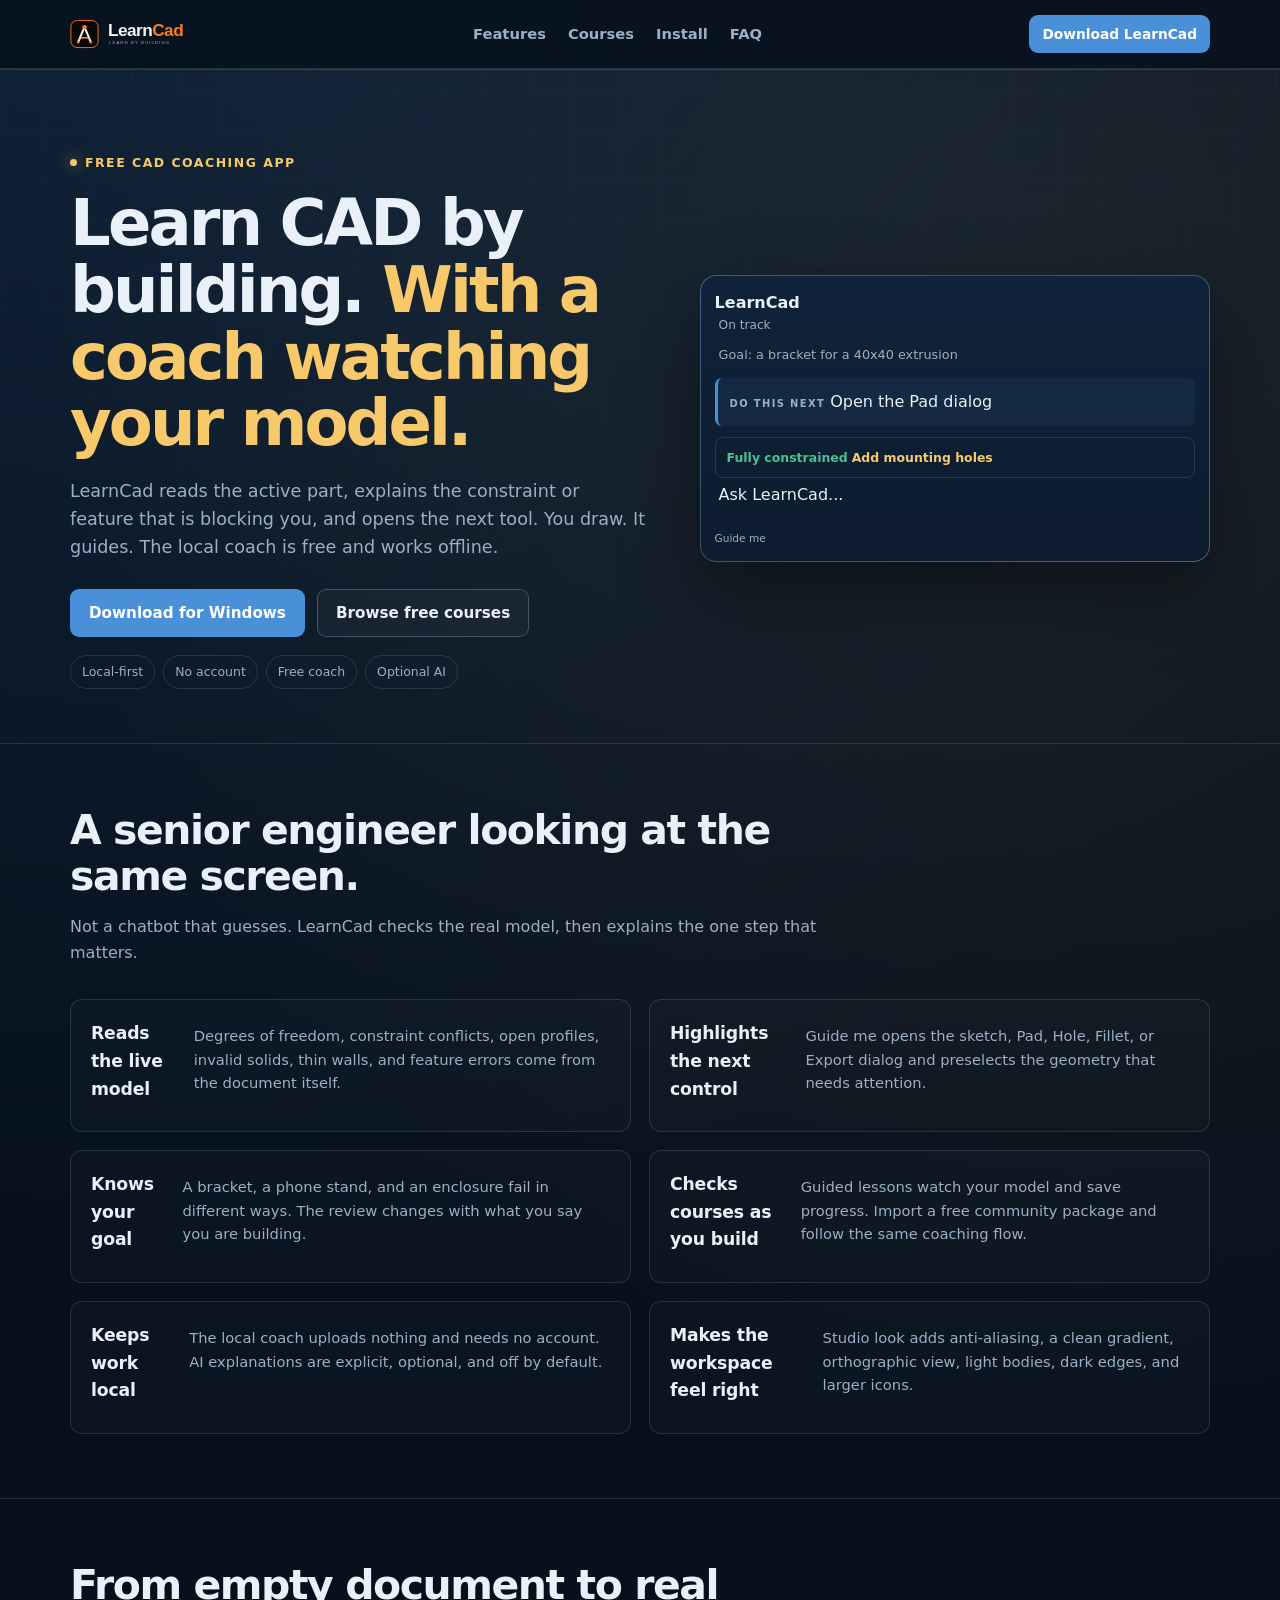
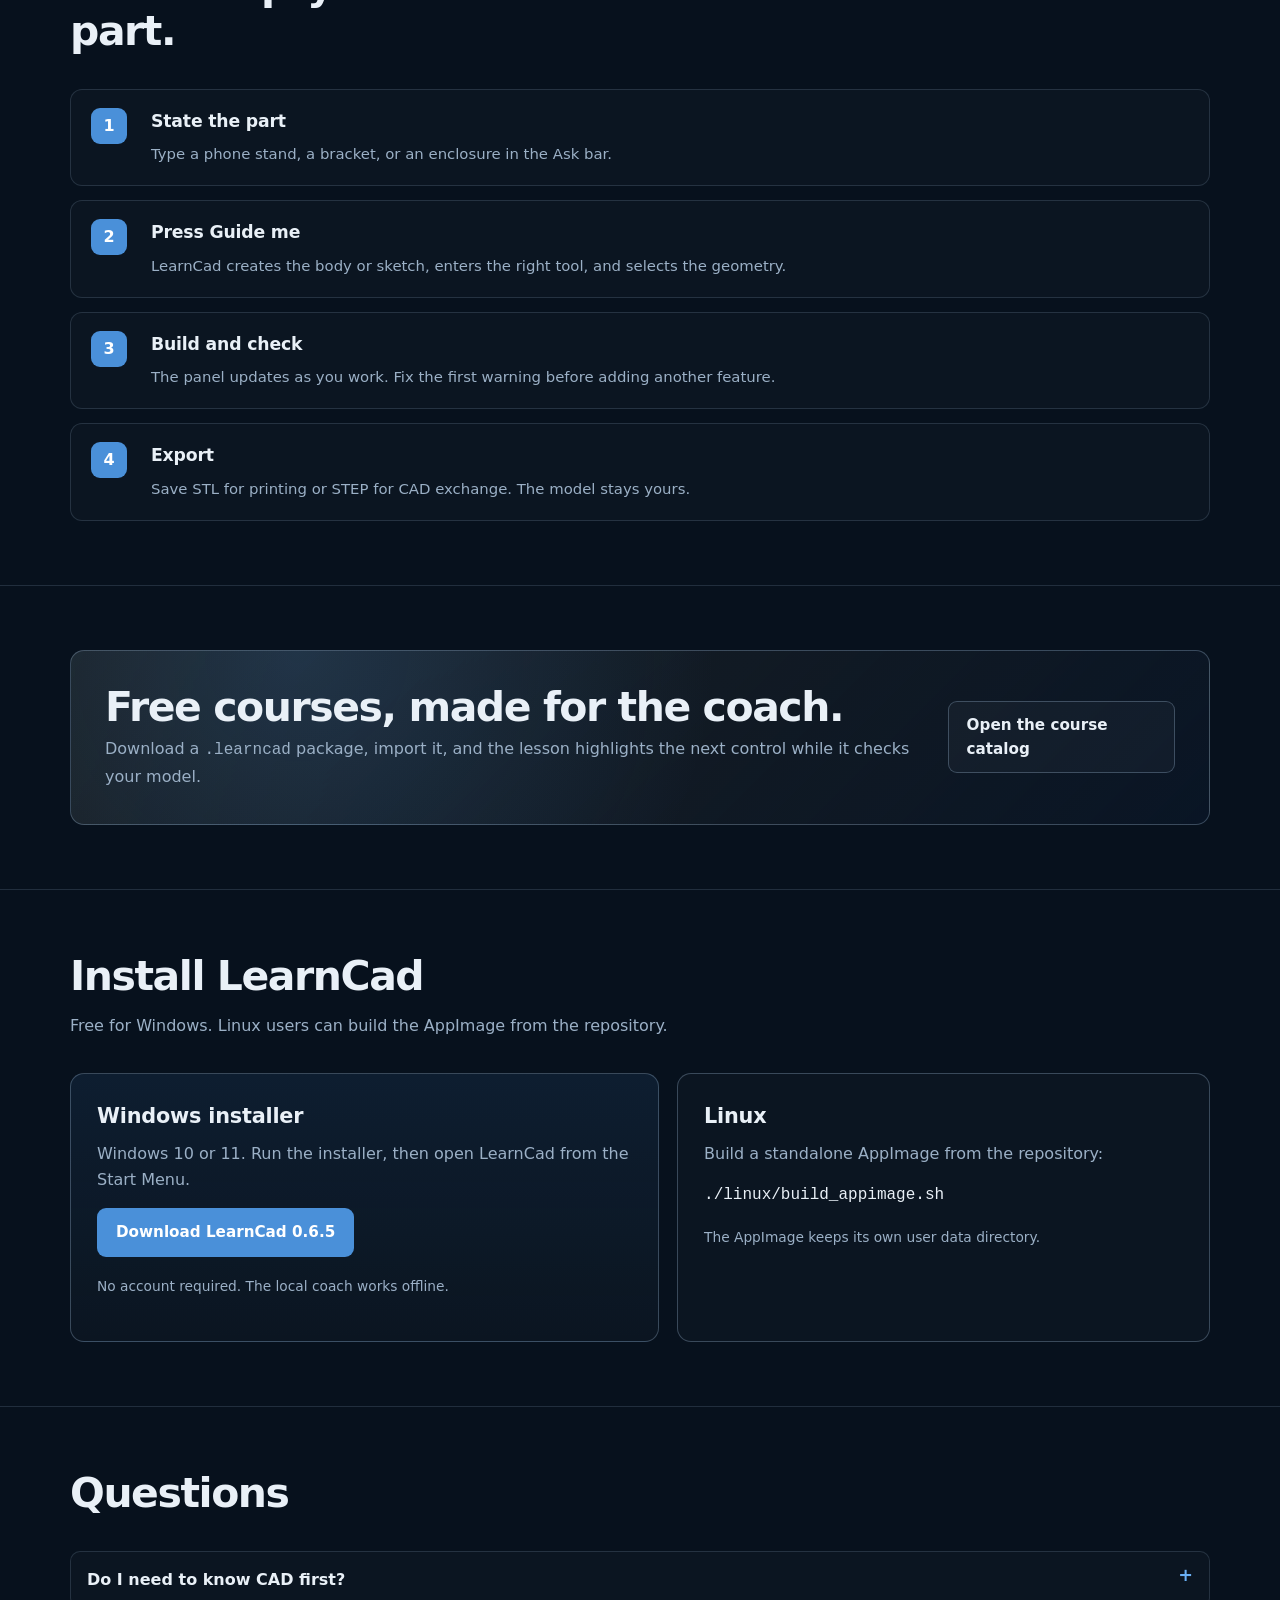
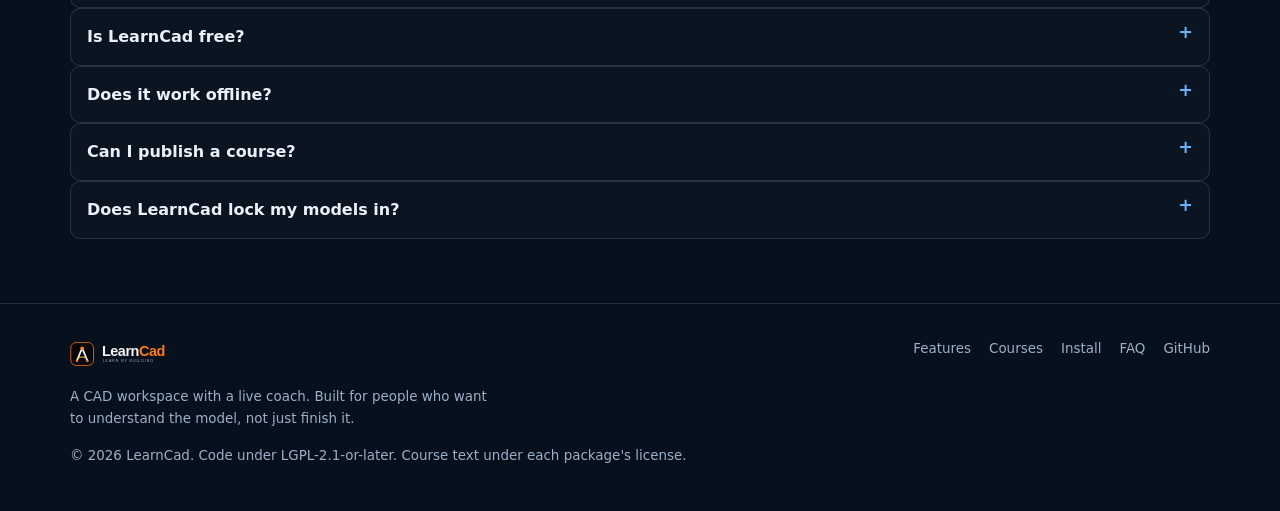
<file: site/index.html>
<!doctype html>
<html lang="en">
<head>
  <meta charset="utf-8">
  <meta name="viewport" content="width=device-width, initial-scale=1">
  <title>LearnCad | CAD coaching that watches your model</title>
  <meta name="description" content="LearnCad is a free CAD workspace with a live coach. It reads your model, explains the next step, highlights the tool, and checks your work while you build.">
  <meta name="robots" content="index,follow,max-image-preview:large">
  <meta name="theme-color" content="#07111d">
  <link rel="canonical" href="https://learncad.example.com/">
  <link rel="icon" href="assets/learncad.ico" sizes="any">
  <link rel="stylesheet" href="styles.css">

  <meta property="og:type" content="website">
  <meta property="og:site_name" content="LearnCad">
  <meta property="og:title" content="LearnCad | CAD coaching that watches your model">
  <meta property="og:description" content="A free CAD workspace with a live engineering coach. Build a real part, follow the highlighted control, and learn the review.">
  <meta property="og:url" content="https://learncad.example.com/">
  <meta property="og:image" content="https://learncad.example.com/assets/og-image.png">
  <meta name="twitter:card" content="summary_large_image">
  <meta name="twitter:title" content="LearnCad | CAD coaching that watches your model">
  <meta name="twitter:description" content="A free CAD workspace with a live engineering coach. Build a real part, follow the highlighted control, and learn the review.">
  <meta name="twitter:image" content="https://learncad.example.com/assets/og-image.png">

  <script type="application/ld+json">
  {
    "@context": "https://schema.org",
    "@type": "SoftwareApplication",
    "name": "LearnCad",
    "operatingSystem": "Windows 10, Windows 11, Linux",
    "applicationCategory": "DesignApplication",
    "applicationSubCategory": "CAD application",
    "softwareVersion": "0.6.5",
    "description": "A free CAD workspace with a live coach. It reads the active model, explains what is wrong, highlights the next control, and checks your work while you build.",
    "url": "https://learncad.example.com/",
    "downloadUrl": "https://learncad.example.com/downloads/LearnCad-Setup-0.6.5.exe",
    "screenshot": "https://learncad.example.com/assets/og-image.png",
    "offers": {
      "@type": "Offer",
      "price": "0",
      "priceCurrency": "USD"
    },
    "author": {
      "@type": "Organization",
      "name": "LearnCad",
      "url": "https://learncad.example.com/"
    }
  }
  </script>
</head>
<body>
  <a class="skip-link" href="#main">Skip to content</a>

  <header class="site-header">
    <div class="container nav">
      <a class="brand" href="index.html" aria-label="LearnCad home"><img class="brand-logo" src="assets/logo-horizontal.svg" alt="LearnCad"></a>
      <nav class="nav-links" id="navLinks" aria-label="Main">
        <a href="#features">Features</a>
        <a href="courses/">Courses</a>
        <a href="#install">Install</a>
        <a href="#faq">FAQ</a>
      </nav>
      <div class="nav-cta">
        <a class="btn btn-primary btn-small" href="downloads/LearnCad-Setup-0.6.5.exe" download>Download LearnCad</a>
      </div>
      <button class="nav-toggle" type="button" aria-expanded="false" aria-controls="navLinks">Menu</button>
    </div>
  </header>

  <main id="main">
    <section class="hero" aria-labelledby="hero-title">
      <div class="container hero-grid">
        <div>
          <div class="eyebrow">Free CAD coaching app</div>
          <h1 id="hero-title">Learn CAD by building. <span class="accent">With a coach watching your model.</span></h1>
          <p class="lead">LearnCad reads the active part, explains the constraint or feature that is blocking you, and opens the next tool. You draw. It guides. The local coach is free and works offline.</p>
          <div class="hero-actions">
            <a class="btn btn-primary" href="downloads/LearnCad-Setup-0.6.5.exe" download>Download for Windows</a>
            <a class="btn btn-secondary" href="courses/">Browse free courses</a>
          </div>
          <div class="pill-row">
            <span class="pill">Local-first</span>
            <span class="pill">No account</span>
            <span class="pill">Free coach</span>
            <span class="pill">Optional AI</span>
          </div>
        </div>
        <div class="mock" aria-hidden="true">
          <div class="mock-title">LearnCad</div>
          <div class="mock-status">On track</div>
          <div class="mock-goal">Goal: a bracket for a 40x40 extrusion</div>
          <div class="mock-next">
            <span class="mock-label">DO THIS NEXT</span>
            <span>Open the Pad dialog</span>
          </div>
          <div class="mock-notes">
            <span class="tag good">Fully constrained</span>
            <span class="tag warn">Add mounting holes</span>
          </div>
          <div class="mock-bar">Ask LearnCad...</div>
          <div class="mock-footer">Guide me</div>
        </div>
      </div>
    </section>

    <section class="section" id="features">
      <div class="container">
        <div class="section-head">
          <h2>A senior engineer looking at the same screen.</h2>
          <p>Not a chatbot that guesses. LearnCad checks the real model, then explains the one step that matters.</p>
        </div>
        <div class="feature-grid">
          <article class="feature">
            <h3>Reads the live model</h3>
            <p>Degrees of freedom, constraint conflicts, open profiles, invalid solids, thin walls, and feature errors come from the document itself.</p>
          </article>
          <article class="feature">
            <h3>Highlights the next control</h3>
            <p>Guide me opens the sketch, Pad, Hole, Fillet, or Export dialog and preselects the geometry that needs attention.</p>
          </article>
          <article class="feature">
            <h3>Knows your goal</h3>
            <p>A bracket, a phone stand, and an enclosure fail in different ways. The review changes with what you say you are building.</p>
          </article>
          <article class="feature">
            <h3>Checks courses as you build</h3>
            <p>Guided lessons watch your model and save progress. Import a free community package and follow the same coaching flow.</p>
          </article>
          <article class="feature">
            <h3>Keeps work local</h3>
            <p>The local coach uploads nothing and needs no account. AI explanations are explicit, optional, and off by default.</p>
          </article>
          <article class="feature">
            <h3>Makes the workspace feel right</h3>
            <p>Studio look adds anti-aliasing, a clean gradient, orthographic view, light bodies, dark edges, and larger icons.</p>
          </article>
        </div>
      </div>
    </section>

    <section class="section">
      <div class="container">
        <div class="section-head">
          <h2>From empty document to real part.</h2>
        </div>
        <div class="steps">
          <div class="step">
            <div class="step-num">1</div>
            <div><h3>State the part</h3><p>Type a phone stand, a bracket, or an enclosure in the Ask bar.</p></div>
          </div>
          <div class="step">
            <div class="step-num">2</div>
            <div><h3>Press Guide me</h3><p>LearnCad creates the body or sketch, enters the right tool, and selects the geometry.</p></div>
          </div>
          <div class="step">
            <div class="step-num">3</div>
            <div><h3>Build and check</h3><p>The panel updates as you work. Fix the first warning before adding another feature.</p></div>
          </div>
          <div class="step">
            <div class="step-num">4</div>
            <div><h3>Export</h3><p>Save STL for printing or STEP for CAD exchange. The model stays yours.</p></div>
          </div>
        </div>
      </div>
    </section>

    <section class="section">
      <div class="container">
        <div class="cta-band">
          <div>
            <h2>Free courses, made for the coach.</h2>
            <p>Download a <code>.learncad</code> package, import it, and the lesson highlights the next control while it checks your model.</p>
          </div>
          <a class="btn btn-secondary" href="courses/">Open the course catalog</a>
        </div>
      </div>
    </section>

    <section class="section" id="install">
      <div class="container">
        <div class="section-head">
          <h2>Install LearnCad</h2>
          <p>Free for Windows. Linux users can build the AppImage from the repository.</p>
        </div>
        <div class="download">
          <div class="download-card">
            <h3>Windows installer</h3>
            <p>Windows 10 or 11. Run the installer, then open LearnCad from the Start Menu.</p>
            <a class="btn btn-primary" href="downloads/LearnCad-Setup-0.6.5.exe" download>Download LearnCad 0.6.5</a>
            <p class="meta">No account required. The local coach works offline.</p>
          </div>
          <div class="download-card secondary">
            <h3>Linux</h3>
            <p>Build a standalone AppImage from the repository:</p>
            <pre><code>./linux/build_appimage.sh</code></pre>
            <p class="meta">The AppImage keeps its own user data directory.</p>
          </div>
        </div>
      </div>
    </section>

    <section class="section faq" id="faq">
      <div class="container">
        <div class="section-head">
          <h2>Questions</h2>
        </div>
        <details>
          <summary>Do I need to know CAD first?</summary>
          <p>No. Start with a real part and follow the coach. The goal is to internalize the review so you need it less over time.</p>
        </details>
        <details>
          <summary>Is LearnCad free?</summary>
          <p>Yes. The local coach is free, and the community course catalog is free. AI explanations are optional and use your own provider or a LearnCad cloud subscription.</p>
        </details>
        <details>
          <summary>Does it work offline?</summary>
          <p>Yes. The deterministic coach runs locally with no network. Only an AI explanation request uses the network, and only after you enable it.</p>
        </details>
        <details>
          <summary>Can I publish a course?</summary>
          <p>Yes. Courses are data-only <code>.learncad</code> packages submitted by pull request. See the <a href="https://github.com/AbdullahUsayeed/LearnCad/blob/main/docs/COURSES.md" rel="noopener">course guide</a>.</p>
        </details>
        <details>
          <summary>Does LearnCad lock my models in?</summary>
          <p>No. LearnCad works on standard CAD files and the feature tree. You keep the model and can export STL or STEP.</p>
        </details>
      </div>
    </section>
  </main>

  <footer class="site-footer">
    <div class="container">
      <div class="footer-grid">
        <div>
          <a class="brand" href="index.html" aria-label="LearnCad home"><img class="brand-logo" src="assets/logo-horizontal.svg" alt="LearnCad"></a>
          <p style="margin-top:10px;max-width:420px;">A CAD workspace with a live coach. Built for people who want to understand the model, not just finish it.</p>
        </div>
        <div class="footer-links">
          <a href="#features">Features</a>
          <a href="courses/">Courses</a>
          <a href="#install">Install</a>
          <a href="#faq">FAQ</a>
          <a href="https://github.com/AbdullahUsayeed/LearnCad" rel="noopener">GitHub</a>
        </div>
      </div>
      <p style="margin:0;">&copy; <span id="year">2026</span> LearnCad. Code under LGPL-2.1-or-later. Course text under each package's license.</p>
    </div>
  </footer>

  <script src="script.js" defer></script>
</body>
</html>
</file>
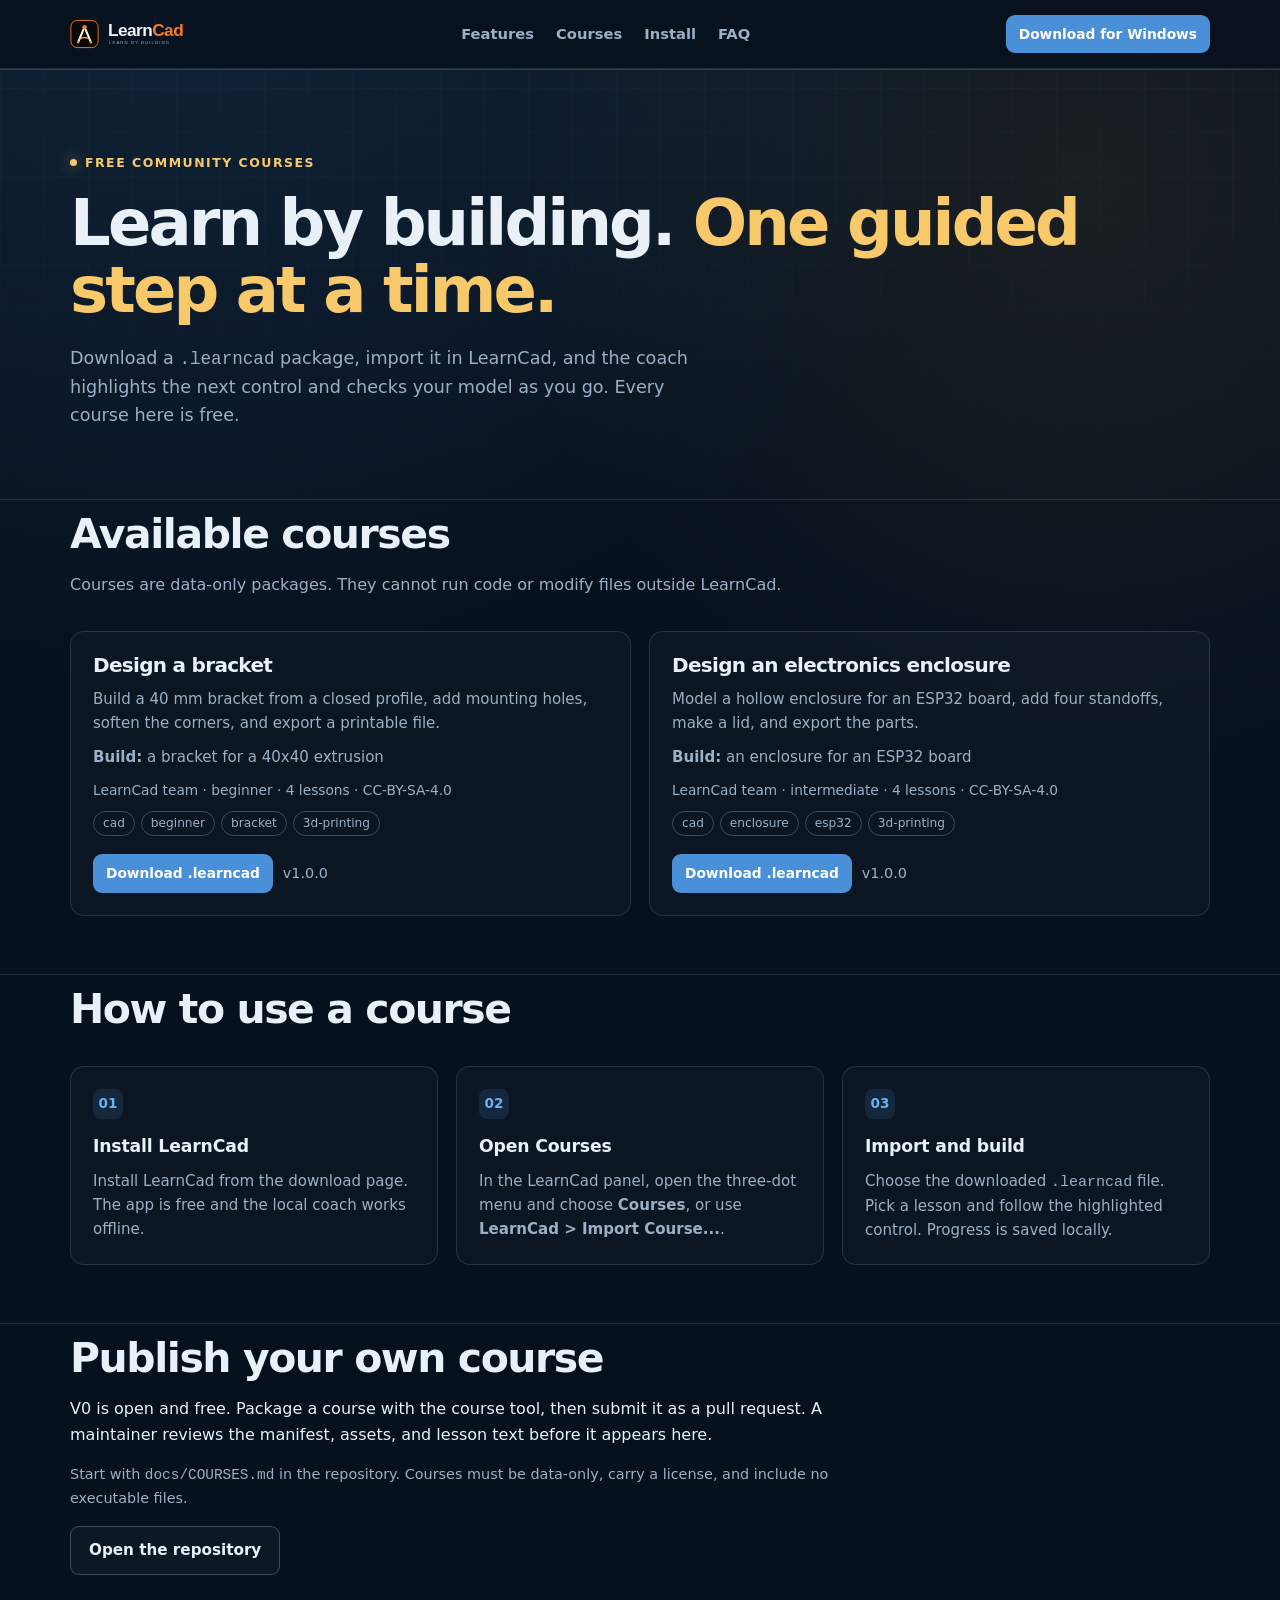
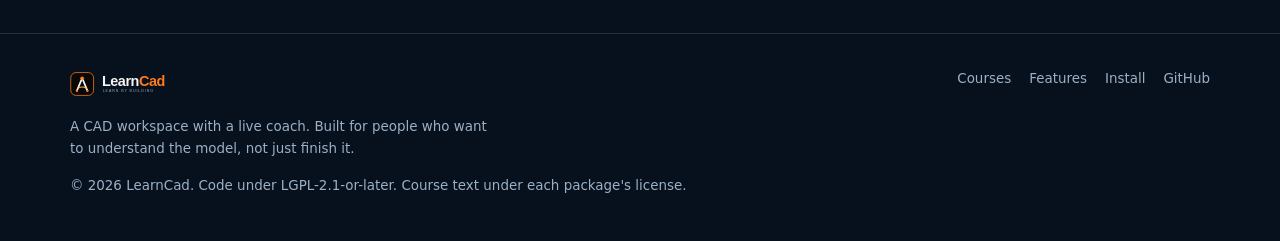
<file: site/courses/index.html>
<!doctype html>
<html lang="en">
<head>
  <meta charset="utf-8">
  <meta name="viewport" content="width=device-width, initial-scale=1">
  <title>LearnCad Courses | Guided CAD lessons</title>
  <meta name="description" content="Download free LearnCad course packages. Each course highlights the next control, checks your model, and saves your progress while you build a real part.">
  <meta name="theme-color" content="#07111d">
  <link rel="canonical" href="https://learncad.example.com/courses/">
  <meta property="og:type" content="website">
  <meta property="og:site_name" content="LearnCad">
  <meta property="og:title" content="LearnCad Courses | Guided CAD lessons">
  <meta property="og:description" content="Free, data-only course packages for LearnCad. Import one and follow the highlighted control while you build a real part.">
  <meta property="og:url" content="https://learncad.example.com/courses/">
  <meta property="og:image" content="https://learncad.example.com/assets/og-image.png">
  <meta name="twitter:card" content="summary_large_image">
  <link rel="icon" href="../assets/learncad.ico" sizes="any">
  <link rel="stylesheet" href="../styles.css">
  <style>
    .section { padding: 12px 0 58px; }
    .wrap { max-width: 780px; }
    .course-grid { display: grid; grid-template-columns: repeat(2, minmax(0, 1fr)); gap: 18px; }
    .course-card { display: flex; flex-direction: column; gap: 10px; }
    .course-card h2 { margin: 0; font-size: 1.25rem; }
    .course-meta { color: var(--muted); font-size: 0.86rem; }
    .course-tags { display: flex; flex-wrap: wrap; gap: 6px; }
    .course-tag { border: 1px solid var(--line-strong); border-radius: 999px; padding: 2px 9px; font-size: 0.76rem; color: var(--muted); }
    .course-actions { margin-top: auto; padding-top: 8px; display: flex; gap: 10px; align-items: center; flex-wrap: wrap; }
    .course-note { color: var(--muted); font-size: 0.9rem; }
    .catalog-status { color: var(--muted); }
    @media (max-width: 760px) { .course-grid { grid-template-columns: 1fr; } }
  </style>
</head>
<body>
  <a class="skip-link" href="#main">Skip to content</a>

  <header class="site-header">
    <div class="container nav">
      <a class="brand" href="../index.html" aria-label="LearnCad home"><img class="brand-logo" src="../assets/logo-horizontal.svg" alt="LearnCad"></a>
      <nav class="nav-links" id="navLinks" aria-label="Main">
        <a href="../index.html#features">Features</a>
        <a href="index.html">Courses</a>
        <a href="../index.html#install">Install</a>
        <a href="../index.html#faq">FAQ</a>
      </nav>
      <div class="nav-cta">
        <a class="btn btn-primary btn-small" href="../downloads/LearnCad-Setup-0.6.5.exe" download>Download for Windows</a>
      </div>
      <button class="nav-toggle" type="button" aria-expanded="false" aria-controls="navLinks">Menu</button>
    </div>
  </header>

  <main id="main">
    <section class="hero">
      <div class="container">
        <div class="eyebrow">Free community courses</div>
        <h1>Learn by building. <span class="accent">One guided step at a time.</span></h1>
        <p class="lead">Download a <code>.learncad</code> package, import it in LearnCad, and the coach highlights the next control and checks your model as you go. Every course here is free.</p>
      </div>
    </section>

    <section class="section">
      <div class="container">
        <div class="section-head">
          <h2>Available courses</h2>
          <p>Courses are data-only packages. They cannot run code or modify files outside LearnCad.</p>
        </div>
        <div id="catalog" class="course-grid" aria-live="polite">
          <p class="catalog-status">Loading the catalog...</p>
        </div>
      </div>
    </section>

    <section class="section">
      <div class="container">
        <div class="section-head">
          <h2>How to use a course</h2>
        </div>
        <div class="grid-3">
          <article class="card">
            <div class="num">01</div>
            <h3>Install LearnCad</h3>
            <p>Install LearnCad from the <a href="../index.html#install">download page</a>. The app is free and the local coach works offline.</p>
          </article>
          <article class="card">
            <div class="num">02</div>
            <h3>Open Courses</h3>
            <p>In the LearnCad panel, open the three-dot menu and choose <strong>Courses</strong>, or use <strong>LearnCad &gt; Import Course...</strong>.</p>
          </article>
          <article class="card">
            <div class="num">03</div>
            <h3>Import and build</h3>
            <p>Choose the downloaded <code>.learncad</code> file. Pick a lesson and follow the highlighted control. Progress is saved locally.</p>
          </article>
        </div>
      </div>
    </section>

    <section class="section">
      <div class="container">
        <div class="wrap">
          <h2>Publish your own course</h2>
          <p>V0 is open and free. Package a course with the course tool, then submit it as a pull request. A maintainer reviews the manifest, assets, and lesson text before it appears here.</p>
          <p class="course-note">Start with <code>docs/COURSES.md</code> in the repository. Courses must be data-only, carry a license, and include no executable files.</p>
          <a class="btn btn-secondary" href="https://github.com/AbdullahUsayeed/LearnCad" rel="noopener">Open the repository</a>
        </div>
      </div>
    </section>
  </main>

  <footer class="site-footer">
    <div class="container">
      <div class="footer-grid">
        <div>
          <a class="brand" href="../index.html" aria-label="LearnCad home"><img class="brand-logo" src="../assets/logo-horizontal.svg" alt="LearnCad"></a>
          <p style="margin-top:10px;max-width:420px;">A CAD workspace with a live coach. Built for people who want to understand the model, not just finish it.</p>
        </div>
        <div class="footer-links">
          <a href="index.html">Courses</a>
          <a href="../index.html#features">Features</a>
          <a href="../index.html#install">Install</a>
          <a href="https://github.com/AbdullahUsayeed/LearnCad" rel="noopener">GitHub</a>
        </div>
      </div>
      <p style="margin:0;">&copy; <span id="year">2026</span> LearnCad. Code under LGPL-2.1-or-later. Course text under each package's license.</p>
    </div>
  </footer>

  <script src="../script.js" defer></script>
  <script>
    const catalog = document.getElementById("catalog");
    const escapeHtml = (value) => String(value).replace(/[&<>"']/g, (char) => ({
      "&": "&amp;", "<": "&lt;", ">": "&gt;", '"': "&quot;", "'": "&#39;"
    }[char]));

    fetch("catalog.json")
      .then((response) => {
        if (!response.ok) throw new Error("catalog request failed");
        return response.json();
      })
      .then((data) => {
        const courses = Array.isArray(data.courses) ? data.courses : [];
        if (!courses.length) {
          catalog.innerHTML = '<p class="catalog-status">No courses are published yet.</p>';
          return;
        }
        catalog.innerHTML = courses.map((course) => {
          const tags = (course.tags || []).map((tag) => `<span class="course-tag">${escapeHtml(tag)}</span>`).join("");
          const goal = course.goal ? `<p><strong>Build:</strong> ${escapeHtml(course.goal)}</p>` : "";
          return `
            <article class="card course-card">
              <h2>${escapeHtml(course.title)}</h2>
              <p>${escapeHtml(course.summary)}</p>
              ${goal}
              <div class="course-meta">${escapeHtml(course.author)} &middot; ${escapeHtml(course.difficulty)} &middot; ${Number(course.lesson_count) || 0} lessons &middot; ${escapeHtml(course.license)}</div>
              <div class="course-tags">${tags}</div>
              <div class="course-actions">
                <a class="btn btn-primary btn-small" href="${escapeHtml(course.package)}" download>Download .learncad</a>
                <span class="course-note">v${escapeHtml(course.version)}</span>
              </div>
            </article>`;
        }).join("");
      })
      .catch(() => {
        catalog.innerHTML = '<p class="catalog-status">Could not load the catalog. Open this page from the deployed site or a local web server.</p>';
      });

    document.getElementById("year").textContent = new Date().getFullYear();
  </script>
</body>
</html>
</file>
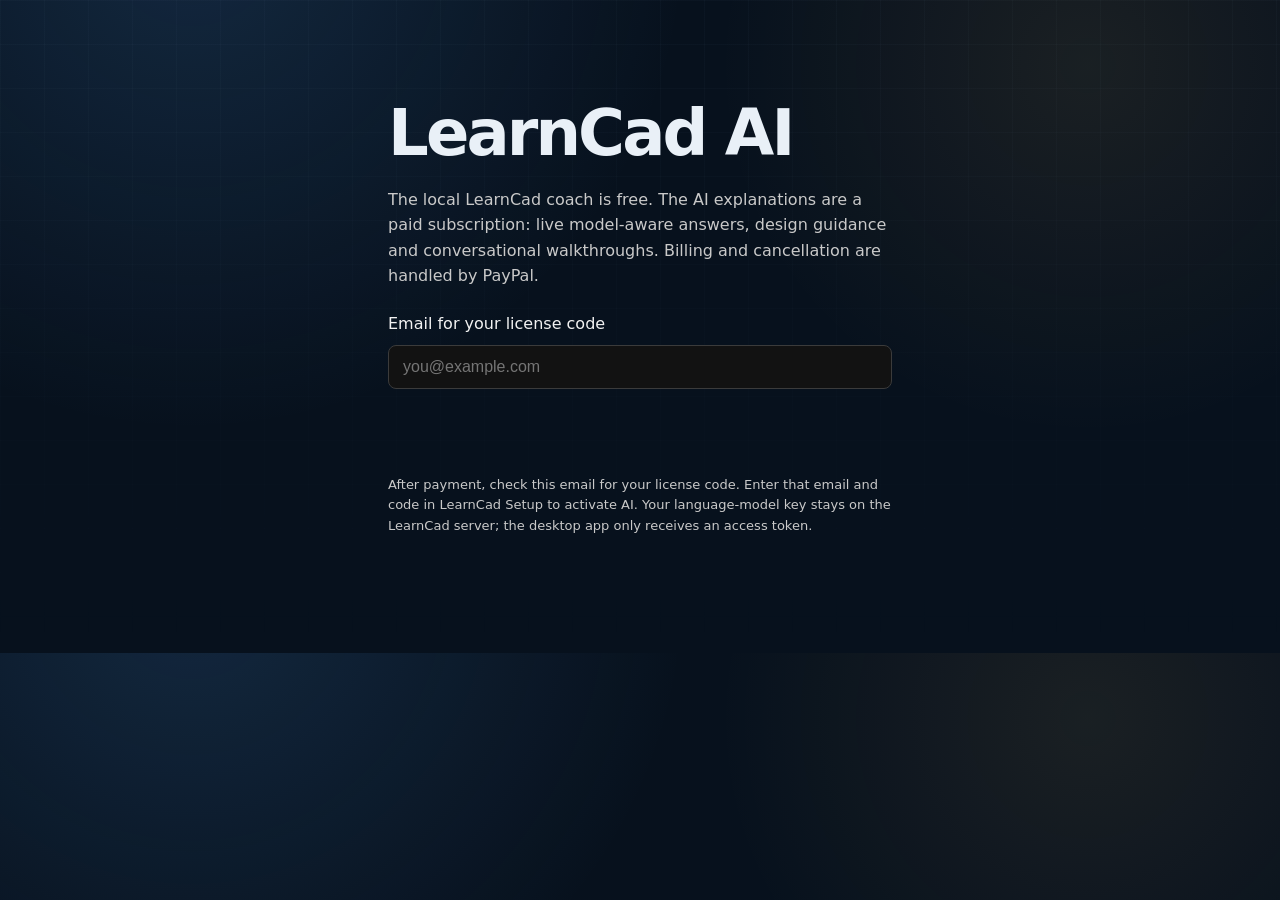
<file: site/subscribe.html>
<!doctype html>
<html lang="en">
<head>
  <meta charset="utf-8">
  <meta name="viewport" content="width=device-width, initial-scale=1">
  <title>LearnCad AI subscription</title>
  <link rel="stylesheet" href="styles.css">
  <style>
    .subscribe-shell { max-width: 560px; margin: 8vh auto; padding: 28px; }
    .subscribe-shell h1 { margin-top: 0; }
    .subscribe-shell p { color: #c9c9c9; line-height: 1.6; }
    .subscribe-shell label { display: block; margin: 22px 0 8px; color: #f2f2f2; }
    .subscribe-shell input {
      width: 100%;
      box-sizing: border-box;
      padding: 12px 14px;
      border-radius: 8px;
      border: 1px solid #3b3b3b;
      background: #121212;
      color: #f5f5f5;
      font-size: 16px;
    }
    #subscribe-status { min-height: 46px; margin-top: 18px; color: #d7d7d7; line-height: 1.5; }
    .subscribe-note { margin-top: 22px; font-size: 13px; color: #8f8f8f; }
  </style>
</head>
<body>
  <main class="subscribe-shell">
    <h1>LearnCad AI</h1>
    <p>
      The local LearnCad coach is free. The AI explanations are a paid subscription:
      live model-aware answers, design guidance and conversational walkthroughs.
      Billing and cancellation are handled by PayPal.
    </p>

    <label for="subscriber-email">Email for your license code</label>
    <input id="subscriber-email" type="email" autocomplete="email" placeholder="you@example.com">

    <div id="paypal-button-container-P-4499923139744952LNLL5F3Y"></div>
    <div id="subscribe-status" role="status"></div>

    <p class="subscribe-note">
      After payment, check this email for your license code. Enter that email and code
      in LearnCad Setup to activate AI. Your language-model key stays on the LearnCad
      server; the desktop app only receives an access token.
    </p>
  </main>

  <script src="https://www.paypal.com/sdk/js?client-id=BAAfZ_GQSh3B8T-dIqX6hsm4m4CR7CslDE-oJYNWwTEWiZ-zFVFCIghC8jv51sjhHYEUNXoYC-Xl1HztCE&vault=true&intent=subscription" data-sdk-integration-source="button-factory"></script>
  <script>
    const ACTIVATION_ENDPOINT = "/v1/paypal/checkout";
    const emailInput = document.getElementById("subscriber-email");
    const statusBox = document.getElementById("subscribe-status");

    function showStatus(message) {
      statusBox.textContent = message;
    }

    function validEmail(value) {
      return /^[^@\s]+@[^@\s]+\.[^@\s]+$/.test(value);
    }

    paypal.Buttons({
      style: {
        shape: "rect",
        color: "blue",
        layout: "vertical",
        label: "subscribe"
      },
      onClick: function () {
        const email = emailInput.value.trim();
        if (!validEmail(email)) {
          showStatus("Enter a valid email address first.");
          emailInput.focus();
          return false;
        }
        showStatus("");
      },
      createSubscription: function (data, actions) {
        return actions.subscription.create({
          plan_id: "P-4499923139744952LNLL5F3Y",
          custom_id: emailInput.value.trim()
        });
      },
      onApprove: async function (data) {
        const email = emailInput.value.trim();
        showStatus("Payment received. Registering your subscription...");
        try {
          const response = await fetch(ACTIVATION_ENDPOINT, {
            method: "POST",
            headers: { "Content-Type": "application/json" },
            body: JSON.stringify({
              subscription_id: data.subscriptionID,
              email: email
            })
          });
          if (!response.ok) {
            throw new Error("HTTP " + response.status);
          }
          showStatus("Subscription confirmed. Check " + email + " for your LearnCad license code.");
          emailInput.disabled = true;
        } catch (error) {
          showStatus(
            "Payment received, but registration needs attention. " +
            "Keep this subscription ID and contact support: " + data.subscriptionID
          );
        }
      },
      onError: function () {
        showStatus("PayPal could not complete the subscription. Please try again.");
      }
    }).render("#paypal-button-container-P-4499923139744952LNLL5F3Y");
  </script>
</body>
</html>
</file>
<file: site/styles.css>
:root {
  --bg: #07111d;
  --bg-2: #0a1626;
  --panel: #0d1c2e;
  --panel-2: #10233a;
  --line: rgba(157, 184, 212, 0.18);
  --line-strong: rgba(157, 184, 212, 0.32);
  --text: #e9f0f7;
  --muted: #9bb0c6;
  --blue: #4a90d9;
  --blue-2: #6ab0f5;
  --amber: #f7c96a;
  --green: #46c28d;
  --red: #e06464;
  --radius: 14px;
  --max: 1140px;
}

* {
  box-sizing: border-box;
}

html {
  scroll-behavior: smooth;
  scroll-padding-top: 86px;
}

body {
  margin: 0;
  color: var(--text);
  background:
    radial-gradient(circle at 15% -10%, rgba(74, 144, 217, 0.18), transparent 38%),
    radial-gradient(circle at 85% 10%, rgba(247, 201, 106, 0.08), transparent 30%),
    var(--bg);
  font-family: ui-sans-serif, system-ui, -apple-system, "Segoe UI", Roboto, Arial, sans-serif;
  line-height: 1.6;
  -webkit-font-smoothing: antialiased;
}

body::before {
  content: "";
  position: fixed;
  inset: 0;
  z-index: -1;
  pointer-events: none;
  background-image:
    linear-gradient(rgba(157, 184, 212, 0.035) 1px, transparent 1px),
    linear-gradient(90deg, rgba(157, 184, 212, 0.035) 1px, transparent 1px);
  background-size: 44px 44px;
  mask-image: linear-gradient(to bottom, rgba(0, 0, 0, 0.9), transparent 75%);
}

a {
  color: inherit;
  text-decoration: none;
}

p {
  margin: 0 0 1rem;
}

ul,
ol {
  margin: 0;
  padding-left: 1.25rem;
}

code,
pre {
  font-family: ui-monospace, "Cascadia Code", Consolas, "Courier New", monospace;
}

.container {
  width: min(var(--max), calc(100% - 40px));
  margin: 0 auto;
}

.skip-link {
  position: absolute;
  left: 16px;
  top: -60px;
  z-index: 100;
  background: var(--amber);
  color: #111;
  padding: 10px 14px;
  border-radius: 8px;
  font-weight: 700;
}

.skip-link:focus {
  top: 12px;
}

.site-header {
  position: sticky;
  top: 0;
  z-index: 50;
  border-bottom: 1px solid var(--line);
  background: rgba(7, 17, 29, 0.82);
  backdrop-filter: blur(14px);
}

.nav {
  display: flex;
  align-items: center;
  justify-content: space-between;
  gap: 20px;
  min-height: 68px;
}

.brand {
  display: inline-flex;
  align-items: center;
  gap: 10px;
  font-weight: 800;
  letter-spacing: -0.02em;
  font-size: 1.12rem;
}

.brand img {
  width: 30px;
  height: 30px;
}

.brand img.brand-logo {
  width: auto;
  height: 38px;
}

.site-footer .brand img.brand-logo {
  height: 32px;
}

.nav-links {
  display: flex;
  align-items: center;
  gap: 22px;
  color: var(--muted);
  font-size: 0.92rem;
  font-weight: 600;
}

.nav-links a:hover,
.nav-links a:focus-visible {
  color: var(--text);
}

.nav-cta {
  display: inline-flex;
  align-items: center;
  gap: 8px;
}

.nav-toggle {
  display: none;
  border: 1px solid var(--line-strong);
  background: transparent;
  color: var(--text);
  border-radius: 8px;
  padding: 7px 10px;
  font: inherit;
}

.btn {
  display: inline-flex;
  align-items: center;
  justify-content: center;
  gap: 8px;
  min-height: 44px;
  padding: 11px 18px;
  border-radius: 9px;
  border: 1px solid transparent;
  font-weight: 700;
  font-size: 0.95rem;
  cursor: pointer;
  transition: transform 0.15s ease, background 0.15s ease, border-color 0.15s ease;
}

.btn:hover {
  transform: translateY(-1px);
}

.btn-primary {
  background: var(--blue);
  color: #fff;
}

.btn-primary:hover {
  background: var(--blue-2);
}

.btn-secondary {
  background: rgba(255, 255, 255, 0.03);
  border-color: var(--line-strong);
  color: var(--text);
}

.btn-secondary:hover {
  border-color: var(--blue);
}

.btn-small {
  min-height: 36px;
  padding: 7px 12px;
  font-size: 0.86rem;
}

.hero {
  padding: 78px 0 54px;
}

.hero-grid {
  display: grid;
  grid-template-columns: 1.06fr 0.94fr;
  gap: 54px;
  align-items: center;
}

.eyebrow {
  display: inline-flex;
  align-items: center;
  gap: 8px;
  margin-bottom: 18px;
  color: var(--amber);
  font-size: 0.78rem;
  font-weight: 800;
  letter-spacing: 0.12em;
  text-transform: uppercase;
}

.eyebrow::before {
  content: "";
  width: 7px;
  height: 7px;
  border-radius: 50%;
  background: var(--amber);
  box-shadow: 0 0 14px rgba(247, 201, 106, 0.7);
}

h1 {
  margin: 0 0 20px;
  font-size: clamp(2.5rem, 5vw, 4.2rem);
  line-height: 1.04;
  letter-spacing: -0.045em;
}

h1 .accent {
  color: var(--amber);
}

.lead {
  max-width: 620px;
  color: var(--muted);
  font-size: 1.1rem;
}

.hero-actions {
  display: flex;
  flex-wrap: wrap;
  gap: 12px;
  margin: 28px 0 18px;
}

.trust {
  display: flex;
  flex-wrap: wrap;
  gap: 10px 18px;
  color: var(--muted);
  font-size: 0.84rem;
}

.trust span {
  display: inline-flex;
  align-items: center;
  gap: 7px;
}

.trust span::before {
  content: "";
  width: 6px;
  height: 6px;
  border-radius: 50%;
  background: var(--green);
}

.mock {
  position: relative;
  border: 1px solid var(--line-strong);
  border-radius: 16px;
  background: linear-gradient(180deg, var(--panel-2), var(--panel));
  box-shadow: 0 28px 80px rgba(0, 0, 0, 0.45);
  padding: 14px;
}

.mock::after {
  content: "";
  position: absolute;
  inset: -1px;
  border-radius: 17px;
  pointer-events: none;
  background: linear-gradient(135deg, rgba(74, 144, 217, 0.25), transparent 35%, rgba(247, 201, 106, 0.12));
  mask: linear-gradient(#000 0 0) content-box, linear-gradient(#000 0 0);
  mask-composite: exclude;
  padding: 1px;
}

.mock-bar {
  display: flex;
  align-items: center;
  justify-content: space-between;
  padding: 4px 4px 12px;
}

.mock-title {
  display: inline-flex;
  align-items: center;
  gap: 8px;
  font-weight: 800;
}

.mock-title img {
  width: 22px;
  height: 22px;
}

.mock-pill {
  border-radius: 999px;
  background: rgba(247, 201, 106, 0.16);
  color: var(--amber);
  padding: 4px 10px;
  font-size: 0.72rem;
  font-weight: 800;
}

.mock-status {
  color: var(--muted);
  font-size: 0.76rem;
  padding: 0 4px 10px;
}

.mock-goal {
  display: flex;
  gap: 8px;
  align-items: center;
  padding: 0 4px 12px;
  color: var(--muted);
  font-size: 0.8rem;
}

.mock-goal b {
  color: var(--text);
}

.mock-goal .field {
  flex: 1;
  border: 1px solid var(--line);
  background: rgba(255, 255, 255, 0.03);
  border-radius: 7px;
  padding: 7px 9px;
  color: var(--text);
  font-size: 0.8rem;
}

.mock-next {
  border-left: 3px solid var(--blue);
  background: rgba(74, 144, 217, 0.08);
  border-radius: 7px;
  padding: 11px 12px;
}

.mock-label {
  color: var(--muted);
  font-size: 0.62rem;
  font-weight: 800;
  letter-spacing: 0.14em;
}

.mock-next p {
  margin: 4px 0 9px;
  font-size: 0.84rem;
  font-weight: 600;
}

.mock-btn {
  display: block;
  width: 100%;
  border: 0;
  border-radius: 6px;
  background: var(--blue);
  color: #fff;
  padding: 9px 10px;
  font: inherit;
  font-weight: 800;
  font-size: 0.8rem;
  text-align: center;
}

.mock-notes {
  margin-top: 11px;
  border: 1px solid var(--line);
  border-radius: 8px;
  padding: 10px 11px;
  font-size: 0.78rem;
}

.mock-notes .tag {
  font-weight: 800;
}

.mock-notes .tag.warn {
  color: var(--amber);
}

.mock-notes .tag.good {
  color: var(--green);
}

.mock-notes p {
  margin: 3px 0 8px;
  color: var(--muted);
}

.mock-footer {
  display: flex;
  justify-content: space-between;
  gap: 10px;
  margin-top: 10px;
  color: var(--muted);
  font-size: 0.66rem;
}

section {
  padding: 64px 0;
  border-top: 1px solid var(--line);
}

.section-head {
  max-width: 760px;
  margin-bottom: 34px;
}

h2 {
  margin: 0 0 14px;
  font-size: clamp(1.8rem, 3.2vw, 2.6rem);
  line-height: 1.12;
  letter-spacing: -0.035em;
}

h3 {
  margin: 0 0 8px;
  font-size: 1.08rem;
  letter-spacing: -0.01em;
}

.section-head p {
  color: var(--muted);
  margin: 0;
}

.answer {
  border: 1px solid var(--line-strong);
  border-radius: var(--radius);
  background: linear-gradient(135deg, rgba(74, 144, 217, 0.1), rgba(247, 201, 106, 0.04));
  padding: 24px 26px;
  margin-top: 28px;
}

.answer h2 {
  font-size: 1.55rem;
}

.answer p:last-child {
  margin-bottom: 0;
}

.grid-3 {
  display: grid;
  grid-template-columns: repeat(3, minmax(0, 1fr));
  gap: 18px;
}

.card {
  border: 1px solid var(--line);
  border-radius: var(--radius);
  background: rgba(255, 255, 255, 0.025);
  padding: 22px;
}

.card p {
  color: var(--muted);
  margin-bottom: 0;
  font-size: 0.94rem;
}

.card .num {
  display: inline-flex;
  align-items: center;
  justify-content: center;
  width: 30px;
  height: 30px;
  margin-bottom: 14px;
  border-radius: 8px;
  background: rgba(74, 144, 217, 0.14);
  color: var(--blue-2);
  font-weight: 800;
  font-size: 0.85rem;
}

.card .icon {
  width: 34px;
  height: 34px;
  margin-bottom: 14px;
  color: var(--amber);
}

.card .icon svg {
  width: 100%;
  height: 100%;
  display: block;
}

.steps {
  display: grid;
  gap: 14px;
}

.step {
  display: grid;
  grid-template-columns: 44px 1fr auto;
  gap: 16px;
  align-items: start;
  border: 1px solid var(--line);
  border-radius: 12px;
  background: rgba(255, 255, 255, 0.02);
  padding: 18px 20px;
}

.step-num {
  display: inline-flex;
  align-items: center;
  justify-content: center;
  width: 36px;
  height: 36px;
  border-radius: 9px;
  background: var(--blue);
  color: #fff;
  font-weight: 800;
}

.step p {
  margin: 4px 0 0;
  color: var(--muted);
  font-size: 0.93rem;
}

.step .time {
  color: var(--amber);
  font-size: 0.78rem;
  font-weight: 800;
  white-space: nowrap;
  padding-top: 4px;
}

.table-wrap {
  overflow-x: auto;
  border: 1px solid var(--line);
  border-radius: 12px;
}

table {
  width: 100%;
  border-collapse: collapse;
  min-width: 640px;
  font-size: 0.92rem;
}

th,
td {
  text-align: left;
  padding: 13px 16px;
  border-bottom: 1px solid var(--line);
}

th {
  color: var(--muted);
  font-size: 0.72rem;
  letter-spacing: 0.08em;
  text-transform: uppercase;
}

tr:last-child td {
  border-bottom: 0;
}

td:first-child {
  color: var(--amber);
  font-weight: 700;
  white-space: nowrap;
}

.feature-grid {
  display: grid;
  grid-template-columns: repeat(2, minmax(0, 1fr));
  gap: 18px;
}

.feature {
  display: flex;
  gap: 16px;
  border: 1px solid var(--line);
  border-radius: 12px;
  padding: 20px;
  background: rgba(255, 255, 255, 0.02);
}

.feature .icon {
  flex: 0 0 38px;
  width: 38px;
  height: 38px;
  color: var(--blue-2);
}

.feature .icon svg {
  width: 100%;
  height: 100%;
  display: block;
}

.feature p {
  margin: 4px 0 0;
  color: var(--muted);
  font-size: 0.92rem;
}

.pro {
  display: grid;
  grid-template-columns: 1fr 1fr;
  gap: 18px;
}

.pro ul {
  display: grid;
  gap: 12px;
  padding-left: 0;
  list-style: none;
}

.pro li {
  position: relative;
  padding-left: 26px;
  color: var(--muted);
}

.pro li::before {
  content: "";
  position: absolute;
  left: 0;
  top: 8px;
  width: 8px;
  height: 8px;
  border-radius: 2px;
  background: var(--green);
  transform: rotate(45deg);
}

.pro strong {
  color: var(--text);
}

.demo {
  border: 1px solid var(--line-strong);
  border-radius: var(--radius);
  background: linear-gradient(135deg, rgba(74, 144, 217, 0.12), rgba(10, 22, 38, 0.9));
  min-height: 280px;
  display: grid;
  place-items: center;
  text-align: center;
  padding: 32px;
}

.demo .play {
  width: 64px;
  height: 64px;
  border-radius: 50%;
  border: 1px solid var(--line-strong);
  display: grid;
  place-items: center;
  margin: 0 auto 16px;
  color: var(--text);
  background: rgba(255, 255, 255, 0.04);
}

.demo .play svg {
  width: 24px;
  height: 24px;
}

.demo p {
  color: var(--muted);
  max-width: 520px;
  margin: 0 auto;
}

.pill-row {
  display: flex;
  flex-wrap: wrap;
  gap: 8px;
  margin-top: 16px;
}

.pill {
  border: 1px solid var(--line);
  border-radius: 999px;
  padding: 6px 11px;
  color: var(--muted);
  font-size: 0.78rem;
}

.pill strong {
  color: var(--text);
}

.download {
  display: grid;
  grid-template-columns: 1.05fr 0.95fr;
  gap: 18px;
  align-items: stretch;
}

.download-card {
  border: 1px solid var(--line-strong);
  border-radius: var(--radius);
  background: linear-gradient(180deg, rgba(74, 144, 217, 0.1), rgba(255, 255, 255, 0.02));
  padding: 26px;
}

.download-card.secondary {
  background: rgba(255, 255, 255, 0.02);
}

.download-card h3 {
  font-size: 1.3rem;
}

.download-card p {
  color: var(--muted);
}

.meta {
  display: grid;
  gap: 8px;
  margin: 18px 0;
  font-size: 0.86rem;
}

.meta div {
  display: flex;
  justify-content: space-between;
  gap: 16px;
  border-bottom: 1px dashed var(--line);
  padding-bottom: 7px;
}

.meta span:first-child {
  color: var(--muted);
}

.meta span:last-child {
  text-align: right;
}

.hash {
  display: flex;
  gap: 8px;
  align-items: center;
  border: 1px solid var(--line);
  border-radius: 8px;
  padding: 7px 9px;
  margin-top: 14px;
  background: rgba(0, 0, 0, 0.15);
}

.hash code {
  flex: 1;
  font-size: 0.7rem;
  color: var(--muted);
  overflow-wrap: anywhere;
}

.hash button {
  border: 1px solid var(--line-strong);
  background: transparent;
  color: var(--text);
  border-radius: 6px;
  padding: 4px 8px;
  font: inherit;
  font-size: 0.72rem;
  cursor: pointer;
}

.faq {
  display: grid;
  gap: 10px;
}

details {
  border: 1px solid var(--line);
  border-radius: 10px;
  background: rgba(255, 255, 255, 0.02);
  padding: 0 16px;
}

summary {
  cursor: pointer;
  padding: 15px 0;
  font-weight: 700;
  list-style: none;
  display: flex;
  justify-content: space-between;
  gap: 16px;
}

summary::-webkit-details-marker {
  display: none;
}

summary::after {
  content: "+";
  color: var(--blue-2);
  font-size: 1.1rem;
  line-height: 1;
}

details[open] summary::after {
  content: "-";
}

details p {
  margin: 0 0 15px;
  color: var(--muted);
  font-size: 0.93rem;
}

.cta-band {
  border: 1px solid var(--line-strong);
  border-radius: var(--radius);
  background:
    radial-gradient(circle at 20% 0%, rgba(74, 144, 217, 0.2), transparent 45%),
    linear-gradient(135deg, rgba(247, 201, 106, 0.08), rgba(10, 22, 38, 0.9));
  padding: 34px;
  display: flex;
  align-items: center;
  justify-content: space-between;
  gap: 24px;
}

.cta-band h2 {
  margin-bottom: 6px;
}

.cta-band p {
  color: var(--muted);
  margin: 0;
}

.site-footer {
  border-top: 1px solid var(--line);
  padding: 34px 0 44px;
  color: var(--muted);
  font-size: 0.84rem;
}

.footer-grid {
  display: flex;
  justify-content: space-between;
  gap: 24px;
  flex-wrap: wrap;
}

.footer-links {
  display: flex;
  gap: 18px;
  flex-wrap: wrap;
}

.footer-links a:hover {
  color: var(--text);
}

.disclaimer {
  margin-top: 18px;
  max-width: 760px;
  font-size: 0.76rem;
  color: rgba(155, 176, 198, 0.75);
}

.article {
  max-width: 820px;
}

.article h2 {
  margin-top: 2.2rem;
}

.article h3 {
  margin-top: 1.6rem;
}

.article p,
.article li {
  color: var(--muted);
}

.article li {
  margin-bottom: 0.45rem;
}

.article strong {
  color: var(--text);
}

.callout {
  border-left: 3px solid var(--amber);
  background: rgba(247, 201, 106, 0.06);
  border-radius: 6px;
  padding: 14px 16px;
  margin: 1.4rem 0;
}

.callout p:last-child {
  margin-bottom: 0;
}

.kbd {
  border: 1px solid var(--line-strong);
  border-bottom-width: 2px;
  border-radius: 5px;
  padding: 1px 6px;
  font-size: 0.82em;
  color: var(--text);
  background: rgba(255, 255, 255, 0.04);
}

.toc {
  border: 1px solid var(--line);
  border-radius: 10px;
  padding: 16px 20px;
  margin: 24px 0;
  background: rgba(255, 255, 255, 0.02);
}

.toc ol {
  margin: 0;
}

.toc li {
  margin-bottom: 5px;
}

.toc a {
  color: var(--blue-2);
}

@media (max-width: 900px) {
  .hero-grid,
  .download,
  .pro,
  .feature-grid {
    grid-template-columns: 1fr;
  }

  .hero {
    padding-top: 48px;
  }

  .mock {
    max-width: 520px;
  }

  .grid-3 {
    grid-template-columns: 1fr;
  }

  .cta-band {
    flex-direction: column;
    align-items: flex-start;
  }
}

@media (max-width: 720px) {
  .nav-links {
    display: none;
    position: absolute;
    left: 20px;
    right: 20px;
    top: 68px;
    flex-direction: column;
    align-items: flex-start;
    gap: 14px;
    padding: 18px;
    border: 1px solid var(--line-strong);
    border-radius: 12px;
    background: var(--panel);
    box-shadow: 0 24px 60px rgba(0, 0, 0, 0.45);
  }

  .nav-links.open {
    display: flex;
  }

  .nav-toggle {
    display: inline-block;
  }

  .nav-cta {
    display: none;
  }

  .step {
    grid-template-columns: 40px 1fr;
  }

  .step .time {
    grid-column: 2;
    padding-top: 0;
  }

  section {
    padding: 48px 0;
  }

  .hero-actions .btn {
    width: 100%;
  }
}

@media (prefers-reduced-motion: reduce) {
  html {
    scroll-behavior: auto;
  }

  .btn {
    transition: none;
  }
}
</file>
